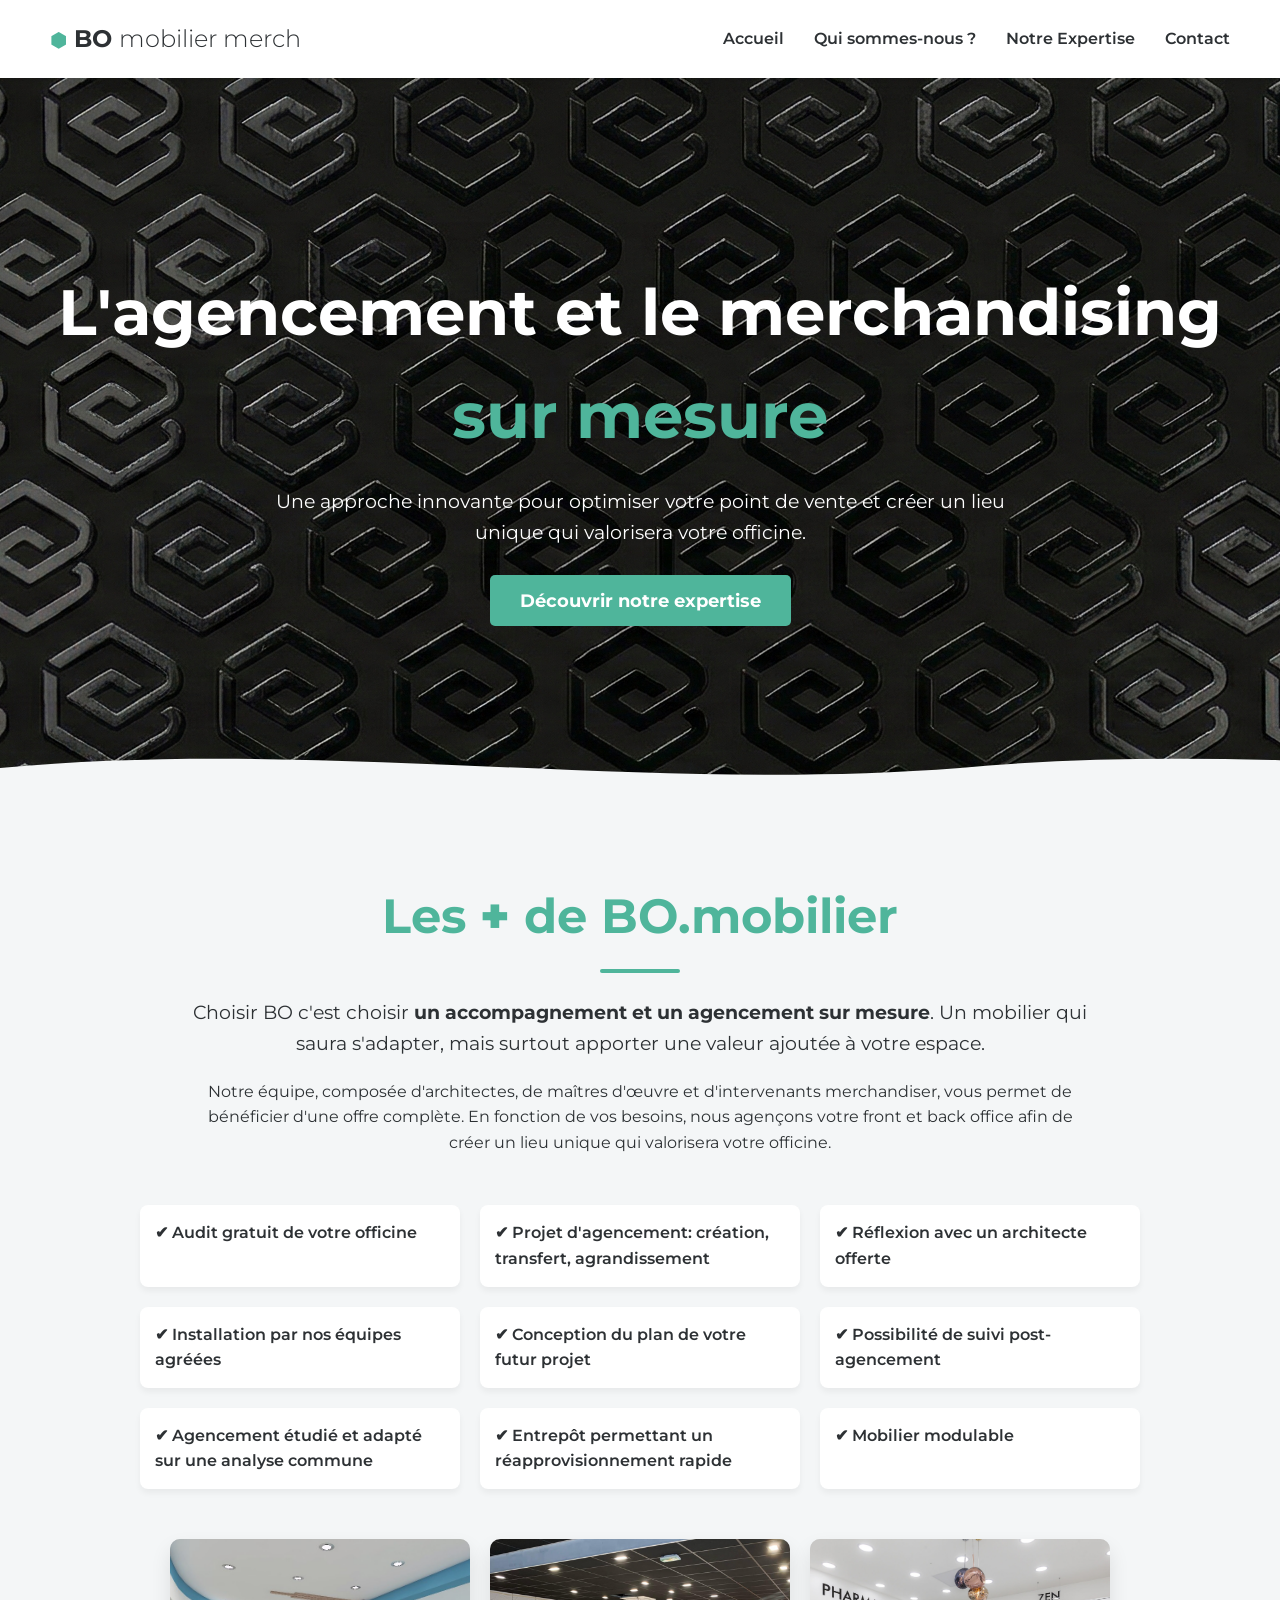
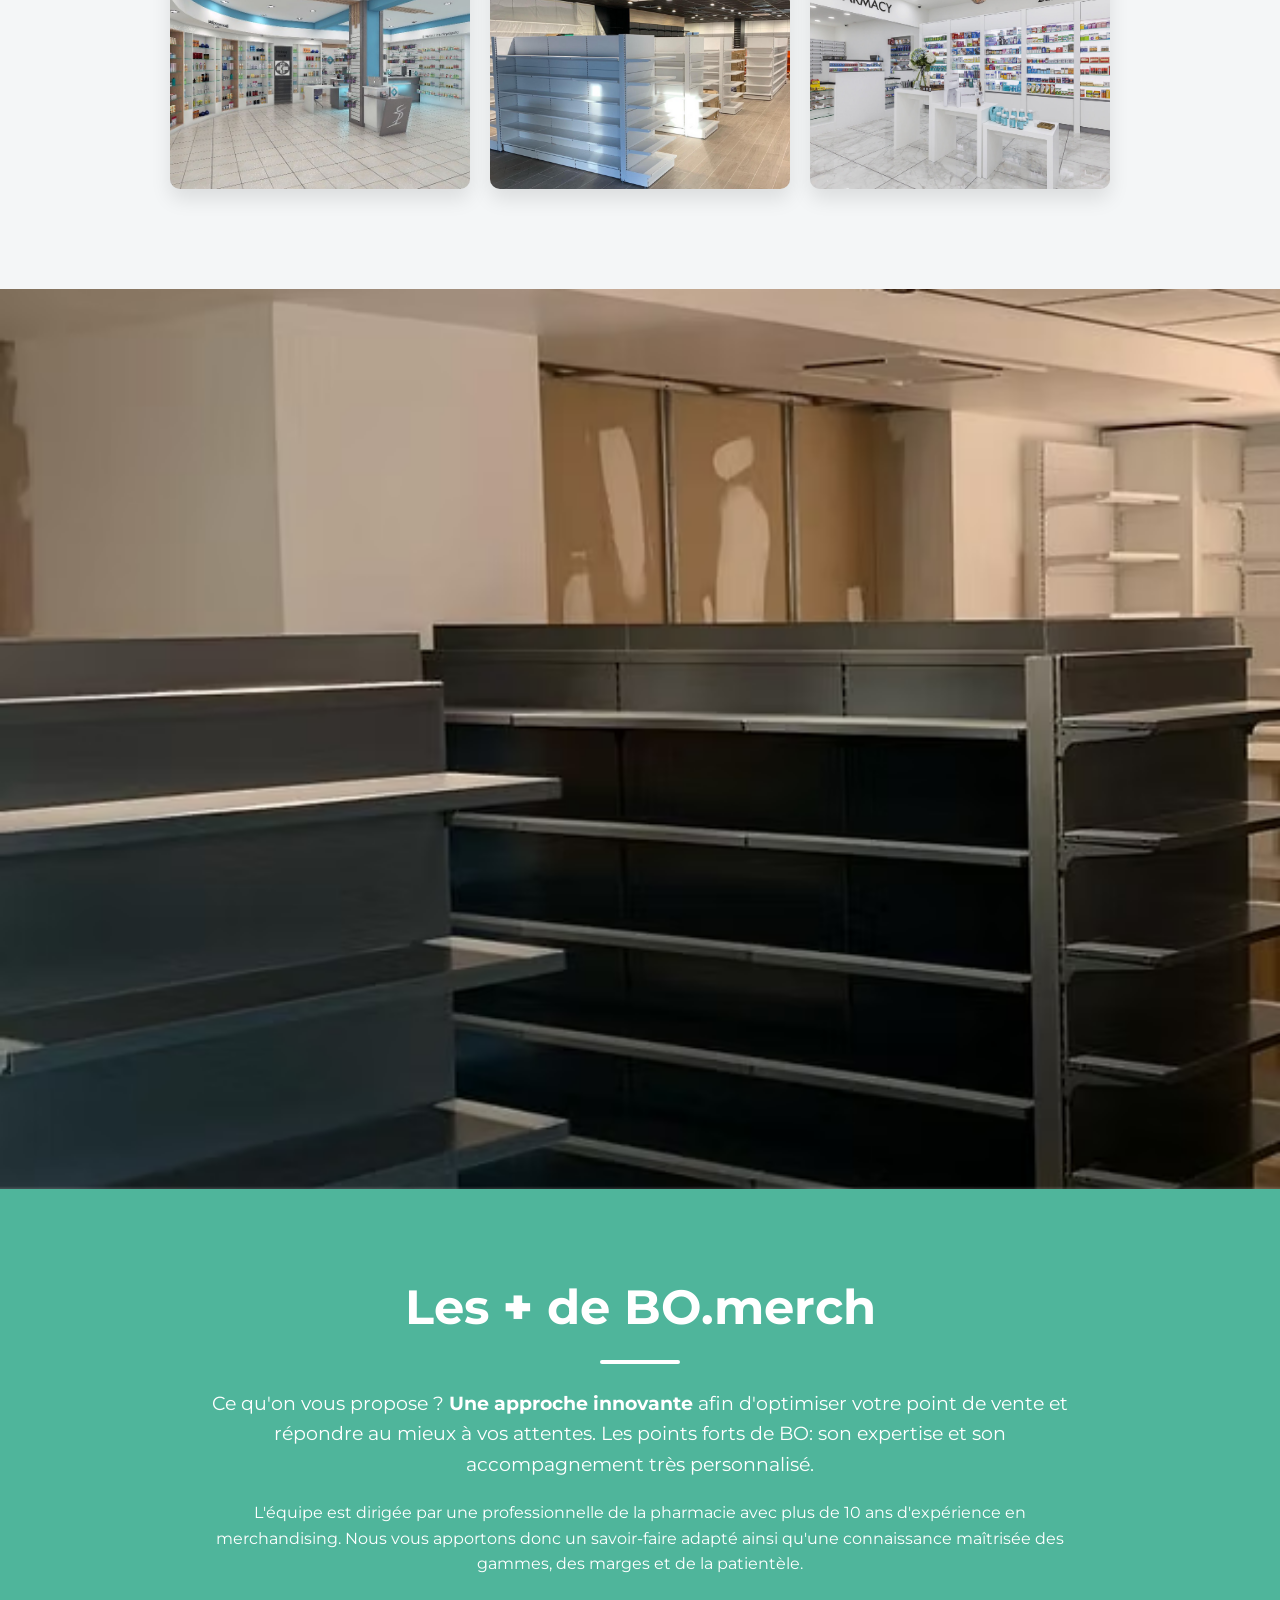
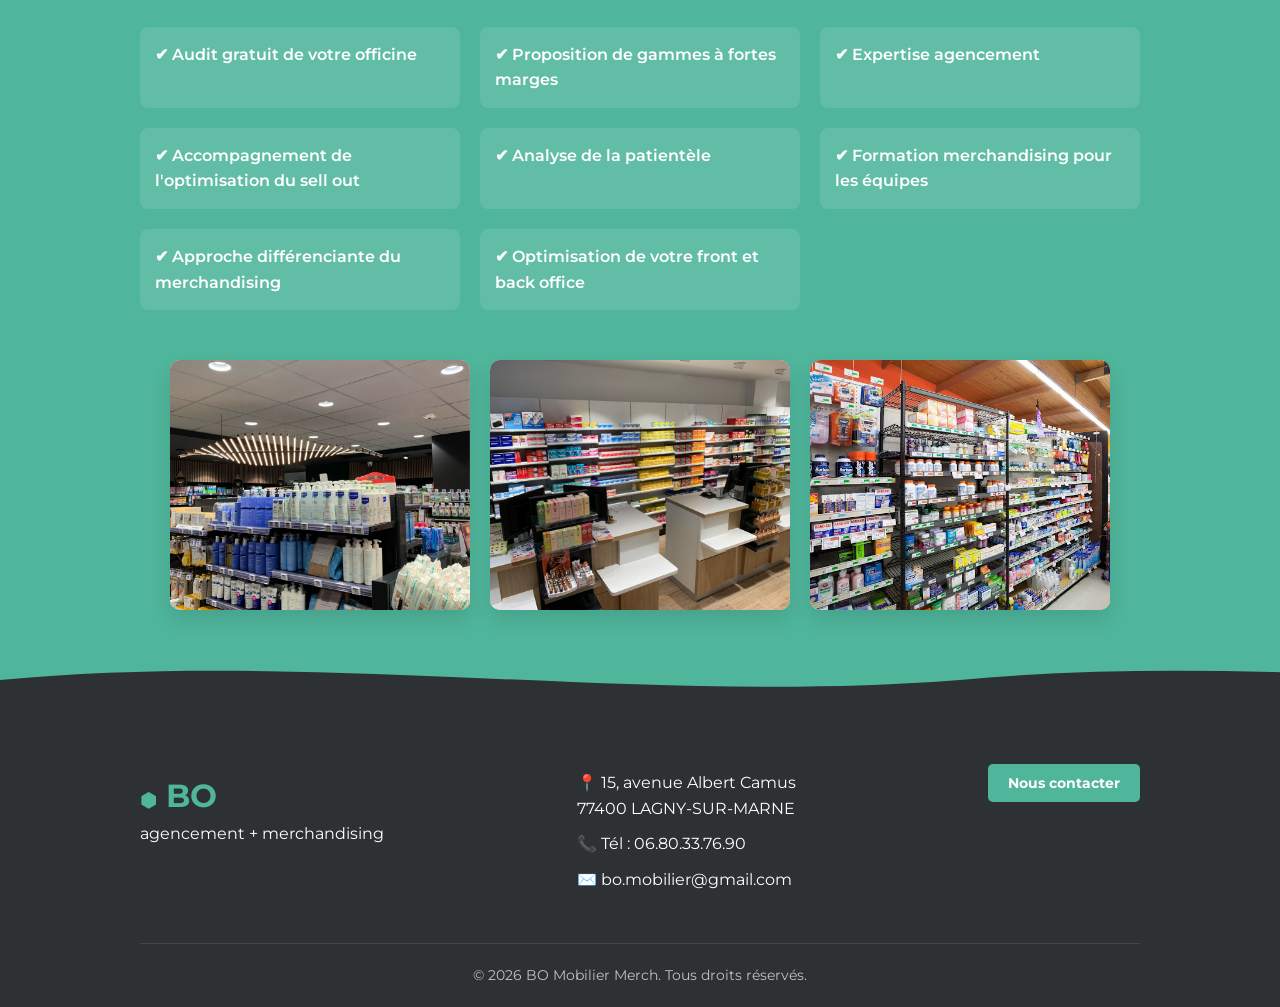
<file: index.html>
<!DOCTYPE html>
<html lang="fr">
<head>
    <meta charset="UTF-8">
    <meta name="viewport" content="width=device-width, initial-scale=1.0">
    <title>BO Mobilier Merch | Agencement & Merchandising pour Pharmacies</title>
    <link rel="stylesheet" href="style.css">
    <link href="https://fonts.googleapis.com/css2?family=Montserrat:wght@300;400;600;700;900&display=swap" rel="stylesheet">
</head>
<body>
    <div id="scroll-progress"></div>

    <nav>
        <div class="logo">
            <span class="logo-icon">⬢</span> BO <span>mobilier merch</span>
        </div>
        <ul class="nav-links">
            <li><a href="index.html">Accueil</a></li>
            <li><a href="a-propos.html">Qui sommes-nous ?</a></li>
            <li><a href="expertise.html">Notre Expertise</a></li>
            <li><a href="contact.html" >Contact</a></li>
        </ul>
    </nav>

    <header class="hero">
        <div class="hero-content">
            <h1 style="animation: fadeInUp 0.8s ease 0.2s both;">L'agencement et le merchandising <span>sur mesure</span></h1>
            <p style="animation: fadeInUp 0.8s ease 0.5s both;">Une approche innovante pour optimiser votre point de vente et créer un lieu unique qui valorisera votre officine.</p>
            <a href="#mobilier" class="btn-primary" style="animation: fadeIn 0.8s ease 0.9s both;">Découvrir notre expertise</a>
        </div>
        <div class="wave-divider">
            <svg xmlns="http://www.w3.org/2000/svg" viewBox="0 0 2880 70" preserveAspectRatio="none">
                <path fill="#f4f6f7" d="M0,40 C360,10 720,65 1080,40 C1440,10 1800,65 2160,40 C2520,10 2880,40 2880,40 L2880,70 L0,70 Z"/>
            </svg>
        </div>
    </header>

    <section id="mobilier" class="section-detail bg-light">
        <div class="container text-center">
            <h2 class="reveal">Les <span class="plus">+</span> de BO.mobilier</h2>
            <p class="intro-text reveal reveal-delay-1">Choisir BO c'est choisir <strong>un accompagnement et un agencement sur mesure</strong>. Un mobilier qui saura s'adapter, mais surtout apporter une valeur ajoutée à votre espace.</p>
            <p class="sub-text reveal reveal-delay-2">Notre équipe, composée d'architectes, de maîtres d'œuvre et d'intervenants merchandiser, vous permet de bénéficier d'une offre complète. En fonction de vos besoins, nous agençons votre front et back office afin de créer un lieu unique qui valorisera votre officine.</p>

            <div class="features-grid">
                <div class="feature-item reveal reveal-delay-1">✔ Audit gratuit de votre officine</div>
                <div class="feature-item reveal reveal-delay-2">✔ Projet d'agencement: création, transfert, agrandissement</div>
                <div class="feature-item reveal reveal-delay-3">✔ Réflexion avec un architecte offerte</div>
                <div class="feature-item reveal reveal-delay-1">✔ Installation par nos équipes agréées</div>
                <div class="feature-item reveal reveal-delay-2">✔ Conception du plan de votre futur projet</div>
                <div class="feature-item reveal reveal-delay-3">✔ Possibilité de suivi post-agencement</div>
                <div class="feature-item reveal reveal-delay-1">✔ Agencement étudié et adapté sur une analyse commune</div>
                <div class="feature-item reveal reveal-delay-2">✔ Entrepôt permettant un réapprovisionnement rapide</div>
                <div class="feature-item reveal reveal-delay-3">✔ Mobilier modulable</div>
            </div>

            <div class="image-gallery">
                <div class="img-box reveal reveal-delay-1"><img src="pharma4.png" alt="Rayonnage pharmacie"></div>
                <div class="img-box reveal reveal-delay-2"><img src="pharma2.png" alt="Installation mobilier"></div>
                <div class="img-box reveal reveal-delay-3"><img src="pharma6.jpg" alt="Pharmacie agencée"></div>
            </div>
        </div>
    </section>

    <section class="panoramic-banner" id="panoramicBanner">
        <img src="meublemouv.avif" id="panoramicImg" class="panoramic-img" alt="Transition">
    </section>

    <section id="merch" class="section-detail bg-green">
        <div class="container text-center">
            <h2 class="reveal">Les <span class="plus">+</span> de BO.merch</h2>
            <p class="intro-text reveal reveal-delay-1">Ce qu'on vous propose ? <strong>Une approche innovante</strong> afin d'optimiser votre point de vente et répondre au mieux à vos attentes. Les points forts de BO: son expertise et son accompagnement très personnalisé.</p>
            <p class="sub-text reveal reveal-delay-2">L'équipe est dirigée par une professionnelle de la pharmacie avec plus de 10 ans d'expérience en merchandising. Nous vous apportons donc un savoir-faire adapté ainsi qu'une connaissance maîtrisée des gammes, des marges et de la patientèle.</p>

            <div class="features-grid">
                <div class="feature-item reveal reveal-delay-1">✔ Audit gratuit de votre officine</div>
                <div class="feature-item reveal reveal-delay-2">✔ Proposition de gammes à fortes marges</div>
                <div class="feature-item reveal reveal-delay-3">✔ Expertise agencement</div>
                <div class="feature-item reveal reveal-delay-1">✔ Accompagnement de l'optimisation du sell out</div>
                <div class="feature-item reveal reveal-delay-2">✔ Analyse de la patientèle</div>
                <div class="feature-item reveal reveal-delay-3">✔ Formation merchandising pour les équipes</div>
                <div class="feature-item reveal reveal-delay-1">✔ Approche différenciante du merchandising</div>
                <div class="feature-item reveal reveal-delay-2">✔ Optimisation de votre front et back office</div>
            </div>

            <div class="image-gallery">
                <div class="img-box reveal reveal-delay-1"><img src="pharma1.jpeg" alt="Merchandising officine"></div>
                <div class="img-box reveal reveal-delay-2"><img src="pharma3.png" alt="Présentoirs produits"></div>
                <div class="img-box reveal reveal-delay-3"><img src="pharma5.jpg" alt="Agencement vitrine"></div>
            </div>
        </div>
        <div class="wave-divider">
            <svg xmlns="http://www.w3.org/2000/svg" viewBox="0 0 2880 70" preserveAspectRatio="none">
                <path fill="#2d3134" d="M0,40 C360,10 720,65 1080,40 C1440,10 1800,65 2160,40 C2520,10 2880,40 2880,40 L2880,70 L0,70 Z"/>
            </svg>
        </div>
    </section>

    <footer id="contact" class="bg-dark">
        <div class="footer-container">
            <div class="footer-logo">
                <h3><span class="logo-icon">⬢</span> BO</h3>
                <p>agencement + merchandising</p>
            </div>
            <div class="footer-contact">
                <p>📍 15, avenue Albert Camus<br>77400 LAGNY-SUR-MARNE</p>
                <p>📞 Tél : 06.80.33.76.90</p>
                <p>✉️ bo.mobilier@gmail.com</p>
            </div>
            <div class="footer-social">
                <a href="contact.html" class="btn-primary" style="font-size: 0.9rem; padding: 10px 20px;">Nous contacter</a>
            </div>
        </div>
        <div class="footer-bottom">
            <p>&copy; 2026 BO Mobilier Merch. Tous droits réservés.</p>
        </div>
    </footer>


    <script>
        const observer = new IntersectionObserver((entries) => {
            entries.forEach(entry => {
                if (entry.isIntersecting) {
                    entry.target.classList.add('visible');
                    observer.unobserve(entry.target);
                }
            });
        }, { threshold: 0.15 });

        document.querySelectorAll('.reveal').forEach(el => observer.observe(el));

        // Barre de progression
        const scrollProgress = document.getElementById('scroll-progress');

        // Parallaxe hero
        const hero = document.querySelector('.hero');

        window.addEventListener('scroll', () => {
            const scrollTop = window.scrollY;
            const docHeight = document.documentElement.scrollHeight - window.innerHeight;
            scrollProgress.style.width = (scrollTop / docHeight * 100) + '%';
            hero.style.backgroundPositionY = (scrollTop * 0.4) + 'px';
        }, { passive: true });

        // Panoramique gauche → droite au scroll
        const panoramicImg = document.getElementById('panoramicImg');
        const panoramicSection = document.getElementById('panoramicBanner');

        window.addEventListener('scroll', () => {
            const rect = panoramicSection.getBoundingClientRect();
            const total = window.innerHeight + panoramicSection.offsetHeight;
            const current = window.innerHeight - rect.top;
            const progress = Math.max(0, Math.min(1, current / total));
            // L'image fait 160vw, le conteneur 100vw → overflow de 60vw
            panoramicImg.style.transform = `translateX(${-progress * 60}vw)`;
        }, { passive: true });
    </script>
</body>
</html>
</file>
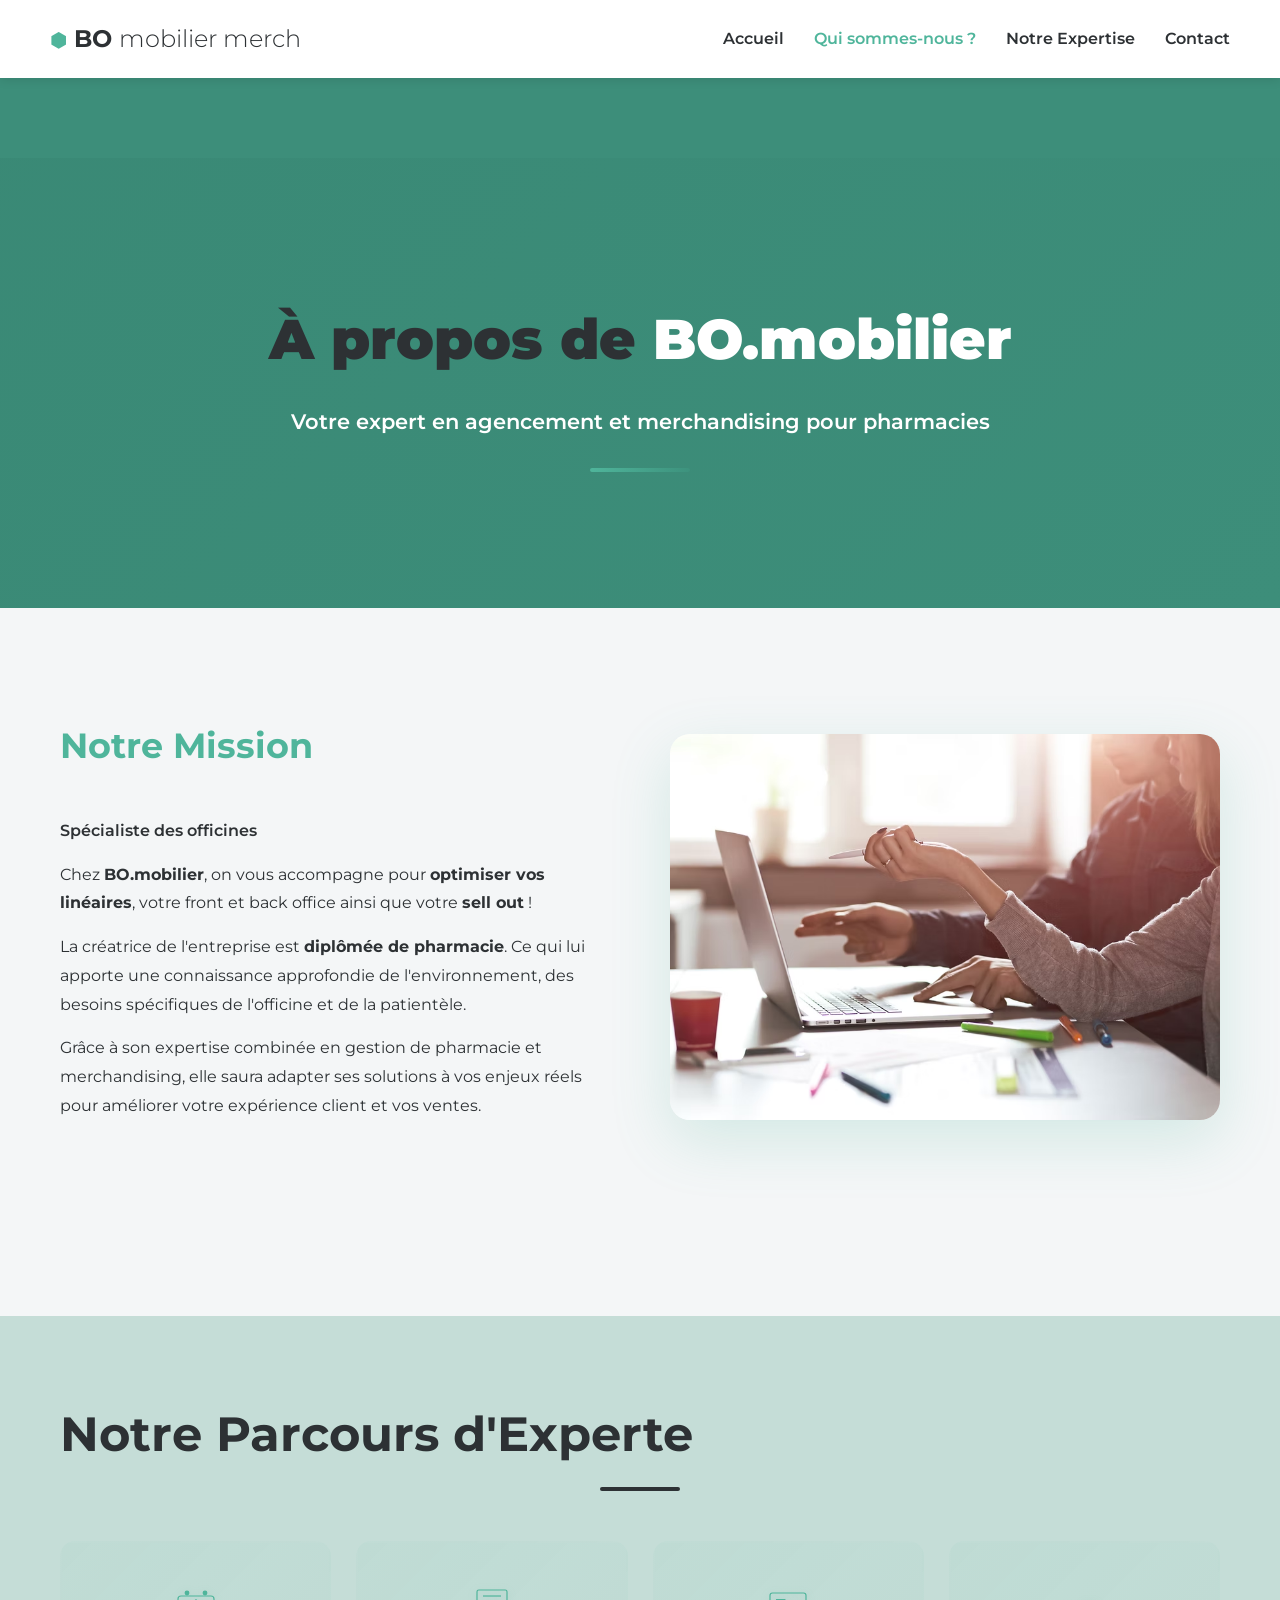
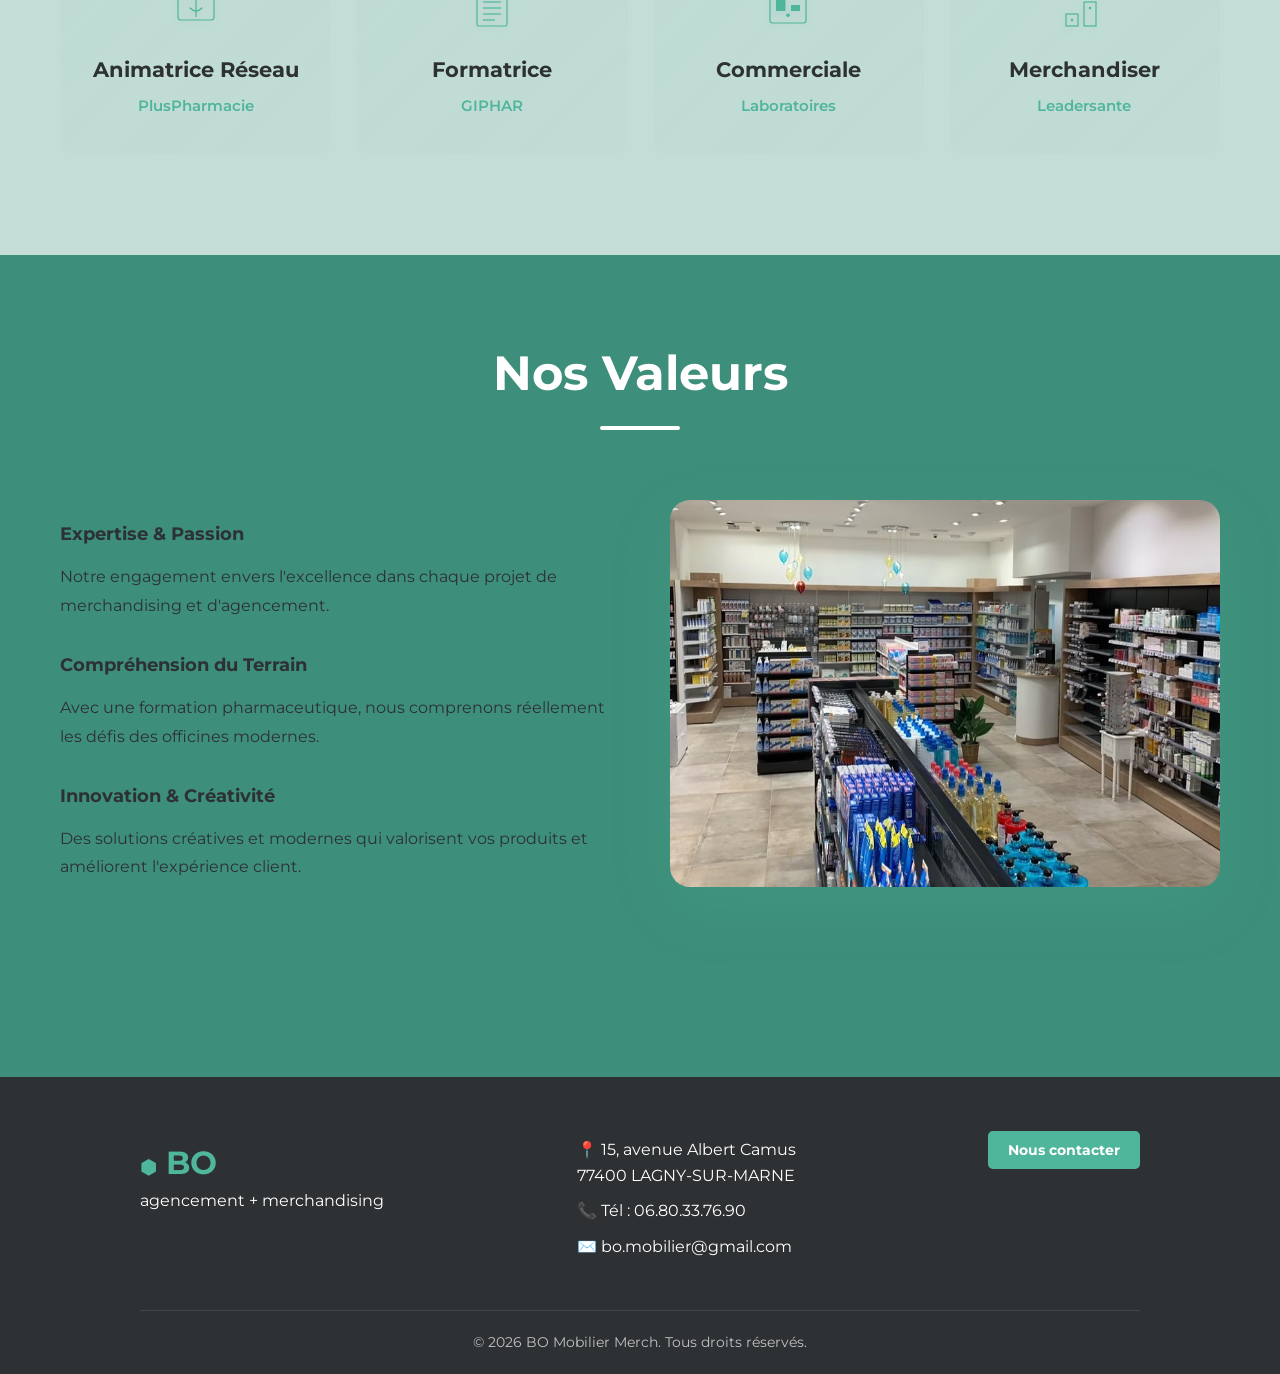
<file: a-propos.html>
<!DOCTYPE html>
<html lang="fr">
<head>
    <meta charset="UTF-8">
    <meta name="viewport" content="width=device-width, initial-scale=1.0">
    <title>À Propos | BO Mobilier Merch</title>
    <link rel="stylesheet" href="style.css">
    <link href="https://fonts.googleapis.com/css2?family=Montserrat:wght@300;400;600;700;900&display=swap" rel="stylesheet">
    <style>
        /* --- ANIMATIONS SPÉCIFIQUES À PROPOS --- */
        @keyframes slideInLeft {
            from { opacity: 0; transform: translateX(-50px); }
            to { opacity: 1; transform: translateX(0); }
        }

        @keyframes slideInRight {
            from { opacity: 0; transform: translateX(50px); }
            to { opacity: 1; transform: translateX(0); }
        }

        @keyframes scaleIn {
            from { opacity: 0; transform: scale(0.95); }
            to { opacity: 1; transform: scale(1); }
        }

        @keyframes float {
            0%, 100% { transform: translateY(0px); }
            50% { transform: translateY(-10px); }
        }

        /* --- HERO SECTION APROPOS --- */
        .hero-section-apropos {
            min-height: 50vh;
            display: flex;
            align-items: center;
            justify-content: center;
            text-align: center;
            background: linear-gradient(135deg, rgba(21, 82, 67, 0.08) 0%, rgba(61, 142, 122, 0.05) 100%);
            padding: 60px 20px;
            position: relative;
            overflow: hidden;
            margin-top: 80px;
        }

        .hero-section-apropos h1 {
            font-size: 3.5rem;
            margin-bottom: 20px;
            color: var(--gris-bo);
            font-weight: 900;
        }

        .hero-section-apropos .intro-text {
            font-size: 1.3rem;
            color: white;
            font-weight: 600;
            max-width: 700px;
            margin: 0 auto 30px;
        }

        .hero-accent {
            width: 100px;
            height: 4px;
            background: linear-gradient(90deg, var(--vert-bo), var(--vert-bo-fonce));
            margin: 0 auto;
            border-radius: 2px;
            animation: scaleIn 0.8s ease 0.3s both;
        }

        /* --- SPLIT CONTENT --- */
        .split-content {
            display: grid;
            grid-template-columns: 1fr 1fr;
            gap: 60px;
            align-items: center;
            margin-bottom: 80px;
        }

        @media (max-width: 768px) {
            .split-content {
                grid-template-columns: 1fr;
                gap: 40px;
            }
        }

        .text-side {
            animation: slideInLeft 0.8s ease;
        }

        .image-side {
            animation: slideInRight 0.8s ease;
        }

        .slide-in-left {
            animation: slideInLeft 0.8s ease both;
        }

        .slide-in-right {
            animation: slideInRight 0.8s ease both;
            animation-delay: 0.2s;
        }

        .text-side h2 {
            font-size: 2.2rem;
            color: var(--vert-bo);
            margin-bottom: 15px;
            font-weight: 700;
        }

        .text-side h3 {
            font-size: 1.1rem;
            color: var(--gris-bo);
            margin-top: 30px;
            margin-bottom: 15px;
            font-weight: 700;
        }

        .text-side p {
            font-size: 1rem;
            color: var(--gris-bo);
            line-height: 1.8;
            margin-bottom: 15px;
        }

        .highlight-text {
            color: var(--vert-bo);
            font-size: 1.2rem;
            font-weight: 600;
        }

        /* --- IMAGE CONTAINER --- */
        .img-container {
            border-radius: 20px;
            overflow: hidden;
            box-shadow: 0 20px 60px rgba(79, 181, 155, 0.2);
            transition: all 0.4s ease;
        }

        .img-container:hover {
            transform: translateY(-10px);
            box-shadow: 0 30px 80px rgba(79, 181, 155, 0.3);
        }

        .img-container img {
            width: 100%;
            height: auto;
            display: block;
            transition: transform 0.5s ease;
        }

        .img-container:hover img {
            transform: scale(1.05);
        }

        /* --- EXPERIENCE GRID --- */
        .experience-grid {
            display: grid;
            grid-template-columns: repeat(auto-fit, minmax(250px, 1fr));
            gap: 25px;
            margin-top: 50px;
        }

        .exp-card {
            background: linear-gradient(135deg, rgba(79, 181, 155, 0.05) 0%, rgba(61, 142, 122, 0.02) 100%);
            border: 2px solid transparent;
            border-radius: 15px;
            padding: 35px 25px;
            text-align: center;
            transition: all 0.4s cubic-bezier(0.175, 0.885, 0.32, 1.275);
            position: relative;
            overflow: hidden;
        }

        .exp-card::before {
            content: '';
            position: absolute;
            top: 0;
            left: 0;
            width: 100%;
            height: 100%;
            background: linear-gradient(135deg, rgba(79, 181, 155, 0.1) 0%, rgba(61, 142, 122, 0.05) 100%);
            opacity: 0;
            transition: opacity 0.3s ease;
            z-index: -1;
        }

        .exp-card:hover {
            transform: translateY(-12px) scale(1.02);
            border-color: var(--vert-bo);
            box-shadow: 0 15px 40px rgba(79, 181, 155, 0.2);
        }

        .exp-card:hover::before {
            opacity: 1;
        }

        .exp-icon {
            font-size: 3rem;
            margin-bottom: 15px;
            animation: float 3s ease-in-out infinite;
        }

        .icon-svg {
            width: 60px;
            height: 60px;
            margin: 0 auto;
            display: block;
            filter: drop-shadow(0 2px 4px rgba(79, 181, 155, 0.2));
            transition: all 0.3s ease;
        }

        .exp-card:hover .icon-svg {
            filter: drop-shadow(0 4px 8px rgba(79, 181, 155, 0.4));
            transform: scale(1.15);
        }

        .exp-card:nth-child(2) .exp-icon { animation-delay: 0.5s; }
        .exp-card:nth-child(3) .exp-icon { animation-delay: 1s; }
        .exp-card:nth-child(4) .exp-icon { animation-delay: 1.5s; }

        .exp-card h3 {
            font-size: 1.3rem;
            color: var(--gris-bo);
            margin-bottom: 8px;
            font-weight: 700;
        }

        .exp-card p {
            color: var(--vert-bo);
            font-size: 0.95rem;
            font-weight: 600;
        }

        /* --- SECTION BG-WHITE --- */
        .bg-white {
            background-color: var(--blanc);
            padding: 80px 0;
        }

        .bg-white h2 {
            font-size: 2.5rem;
            color: var(--vert-bo);
            text-align: center;
            margin-bottom: 60px;
            font-weight: 900;
        }

        /* --- ANIMATIONS DE DÉFILEMENT --- */
        .fade-in-down {
            animation: fadeInDown 0.8s ease both;
        }

        .fade-in-up {
            animation: fadeInUp 0.8s ease both;
        }
    </style>
</head>
<body class="bg-lightAPROPOS">
    <nav>
        <div class="logo">
            <span class="logo-icon">⬢</span> BO <span>mobilier merch</span>
        </div>
        <ul class="nav-links">
            <li><a href="index.html">Accueil</a></li>
            <li><a href="a-propos.html" style="color:var(--vert-bo)">Qui sommes-nous ?</a></li>
            <li><a href="expertise.html">Notre Expertise</a></li>
            <li><a href="contact.html">Contact</a></li>
        </ul>
    </nav>

    <!-- HERO SECTION -->
    <section class="hero-section-apropos">
        <div class="container">
            <h1 class="reveal fade-in-down">À propos de <span style="color: white;">BO.mobilier</span></h1>
            <p class="intro-text reveal fade-in-up" style="animation-delay: 0.2s;">Votre expert en agencement et merchandising pour pharmacies</p>
            <div class="hero-accent"></div>
        </div>
    </section>

    <!-- SECTION PRÉSENTATION PRINCIPALE -->
    <section class="section-detail bg-light">
        <div class="container">
            <div class="split-content">
                <div class="text-side reveal slide-in-left">
                    <h2>Notre Mission</h2>
                    <p class="highlight-text">Spécialiste des officines</p>
                    <p>Chez <strong>BO.mobilier</strong>, on vous accompagne pour <strong>optimiser vos linéaires</strong>, votre front et back office ainsi que votre <strong>sell out</strong> !</p>
                    
                    <p>La créatrice de l'entreprise est <strong>diplômée de pharmacie</strong>. Ce qui lui apporte une connaissance approfondie de l'environnement, des besoins spécifiques de l'officine et de la patientèle.</p>
                    
                    <p>Grâce à son expertise combinée en gestion de pharmacie et merchandising, elle saura adapter ses solutions à vos enjeux réels pour améliorer votre expérience client et vos ventes.</p>
                </div>
                <div class="image-side reveal slide-in-right">
                    <div class="img-container">
                        <img src="nv3.avif" alt="Expertise Pharmacie">
                    </div>
                </div>
            </div>
        </div>
    </section>

    <!-- SECTION EXPÉRIENCE -->
    <section class="section-detail bg-custom-geometry">
        <div class="container">
            <h2 class="reveal">Notre Parcours d'Experte</h2>
            <div class="experience-grid">
                <div class="exp-card reveal reveal-delay-1">
                    <div class="exp-icon">
                        <svg viewBox="0 0 100 100" xmlns="http://www.w3.org/2000/svg" class="icon-svg">
                            <rect x="20" y="30" width="60" height="40" fill="none" stroke="var(--vert-bo)" stroke-width="2" rx="5"/>
                            <circle cx="35" cy="25" r="4" fill="var(--vert-bo)"/>
                            <circle cx="65" cy="25" r="4" fill="var(--vert-bo)"/>
                            <path d="M 40 50 Q 50 60 60 50" fill="none" stroke="var(--vert-bo)" stroke-width="2" stroke-linecap="round"/>
                            <line x1="50" y1="35" x2="50" y2="65" stroke="var(--vert-bo)" stroke-width="2"/>
                        </svg>
                    </div>
                    <h3>Animatrice Réseau</h3>
                    <p>PlusPharmacie</p>
                </div>
                <div class="exp-card reveal reveal-delay-2">
                    <div class="exp-icon">
                        <svg viewBox="0 0 100 100" xmlns="http://www.w3.org/2000/svg" class="icon-svg">
                            <rect x="25" y="20" width="50" height="60" fill="none" stroke="var(--vert-bo)" stroke-width="2" rx="3"/>
                            <line x1="35" y1="30" x2="65" y2="30" stroke="var(--vert-bo)" stroke-width="2"/>
                            <line x1="35" y1="40" x2="65" y2="40" stroke="var(--vert-bo)" stroke-width="2"/>
                            <line x1="35" y1="50" x2="65" y2="50" stroke="var(--vert-bo)" stroke-width="2"/>
                            <line x1="35" y1="60" x2="65" y2="60" stroke="var(--vert-bo)" stroke-width="2"/>
                            <line x1="35" y1="70" x2="55" y2="70" stroke="var(--vert-bo)" stroke-width="2"/>
                        </svg>
                    </div>
                    <h3>Formatrice</h3>
                    <p>GIPHAR</p>
                </div>
                <div class="exp-card reveal reveal-delay-3">
                    <div class="exp-icon">
                        <svg viewBox="0 0 100 100" xmlns="http://www.w3.org/2000/svg" class="icon-svg">
                            <rect x="20" y="25" width="60" height="50" fill="none" stroke="var(--vert-bo)" stroke-width="2" rx="4"/>
                            <rect x="30" y="35" width="15" height="20" fill="var(--vert-bo)"/>
                            <rect x="55" y="45" width="15" height="10" fill="var(--vert-bo)"/>
                            <line x1="45" y1="35" x2="45" y2="55" stroke="var(--vert-bo)" stroke-width="1.5"/>
                            <circle cx="50" cy="62" r="3" fill="var(--vert-bo)"/>
                        </svg>
                    </div>
                    <h3>Commerciale</h3>
                    <p>Laboratoires</p>
                </div>
                <div class="exp-card reveal reveal-delay-4">
                    <div class="exp-icon">
                        <svg viewBox="0 0 100 100" xmlns="http://www.w3.org/2000/svg" class="icon-svg">
                            <rect x="20" y="60" width="20" height="20" fill="none" stroke="var(--vert-bo)" stroke-width="2"/>
                            <rect x="50" y="40" width="20" height="40" fill="none" stroke="var(--vert-bo)" stroke-width="2"/>
                            <rect x="80" y="20" width="0" height="60" fill="none" stroke="var(--vert-bo)" stroke-width="2"/>
                            <circle cx="30" cy="70" r="2" fill="var(--vert-bo)"/>
                            <circle cx="60" cy="50" r="2" fill="var(--vert-bo)"/>
                        </svg>
                    </div>
                    <h3>Merchandiser</h3>
                    <p>Leadersante</p>
                </div>
            </div>
        </div>
    </section>

    <!-- SECTION VALEURS -->
    <section class="section-detail bg-lightAPROPOS">
        <div class="container">
            <h2 class="reveal" style="text-align: center; margin-bottom: 60px; color: var(--blanc);">Nos Valeurs</h2>
            <div class="split-content">
                <div class="text-side reveal slide-in-left">
                    <h3>Expertise & Passion</h3>
                    <p>Notre engagement envers l'excellence dans chaque projet de merchandising et d'agencement.</p>
                    
                    <h3>Compréhension du Terrain</h3>
                    <p>Avec une formation pharmaceutique, nous comprenons réellement les défis des officines modernes.</p>
                    
                    <h3>Innovation & Créativité</h3>
                    <p>Des solutions créatives et modernes qui valorisent vos produits et améliorent l'expérience client.</p>
                </div>
                <div class="image-side reveal slide-in-right">
                    <div class="img-container">
                        <img src="nv2.avif" alt="Nos valeurs">
                    </div>
                </div>
            </div>
        </div>
    </section>

    <footer id="contact" class="bg-dark">
        <div class="footer-container">
            <div class="footer-logo">
                <h3><span class="logo-icon">⬢</span> BO</h3>
                <p>agencement + merchandising</p>
            </div>
            <div class="footer-contact">
                <p>📍 15, avenue Albert Camus<br>77400 LAGNY-SUR-MARNE</p>
                <p>📞 Tél : 06.80.33.76.90</p>
                <p>✉️ bo.mobilier@gmail.com</p>
            </div>
            <div class="footer-social">
                <a href="contact.html" class="btn-primary" style="font-size: 0.9rem; padding: 10px 20px;">Nous contacter</a>
            </div>
        </div>
        <div class="footer-bottom">
            <p>&copy; 2026 BO Mobilier Merch. Tous droits réservés.</p>
        </div>
    </footer>

    <script>
        // Scroll progress bar
        const scrollProgress = () => {
            const scrollTop = window.scrollY;
            const docHeight = document.documentElement.scrollHeight - window.innerHeight;
            const scrolled = (scrollTop / docHeight) * 100;
            const progressBar = document.getElementById('scroll-progress');
            if (progressBar) progressBar.style.width = scrolled + '%';
        };

        window.addEventListener('scroll', scrollProgress);

        // Scroll reveal animations
        const observer = new IntersectionObserver((entries) => {
            entries.forEach(entry => {
                if (entry.isIntersecting) {
                    entry.target.classList.add('visible');
                }
            });
        }, { threshold: 0.1 });

        document.querySelectorAll('.reveal').forEach(el => observer.observe(el));

        // Animate on page load
        window.addEventListener('load', () => {
            document.querySelectorAll('.fade-in-down, .fade-in-up').forEach((el, index) => {
                el.style.opacity = '0';
                setTimeout(() => {
                    el.style.opacity = '1';
                }, index * 100);
            });
        });
    </script>
</body>
</html>
</file>
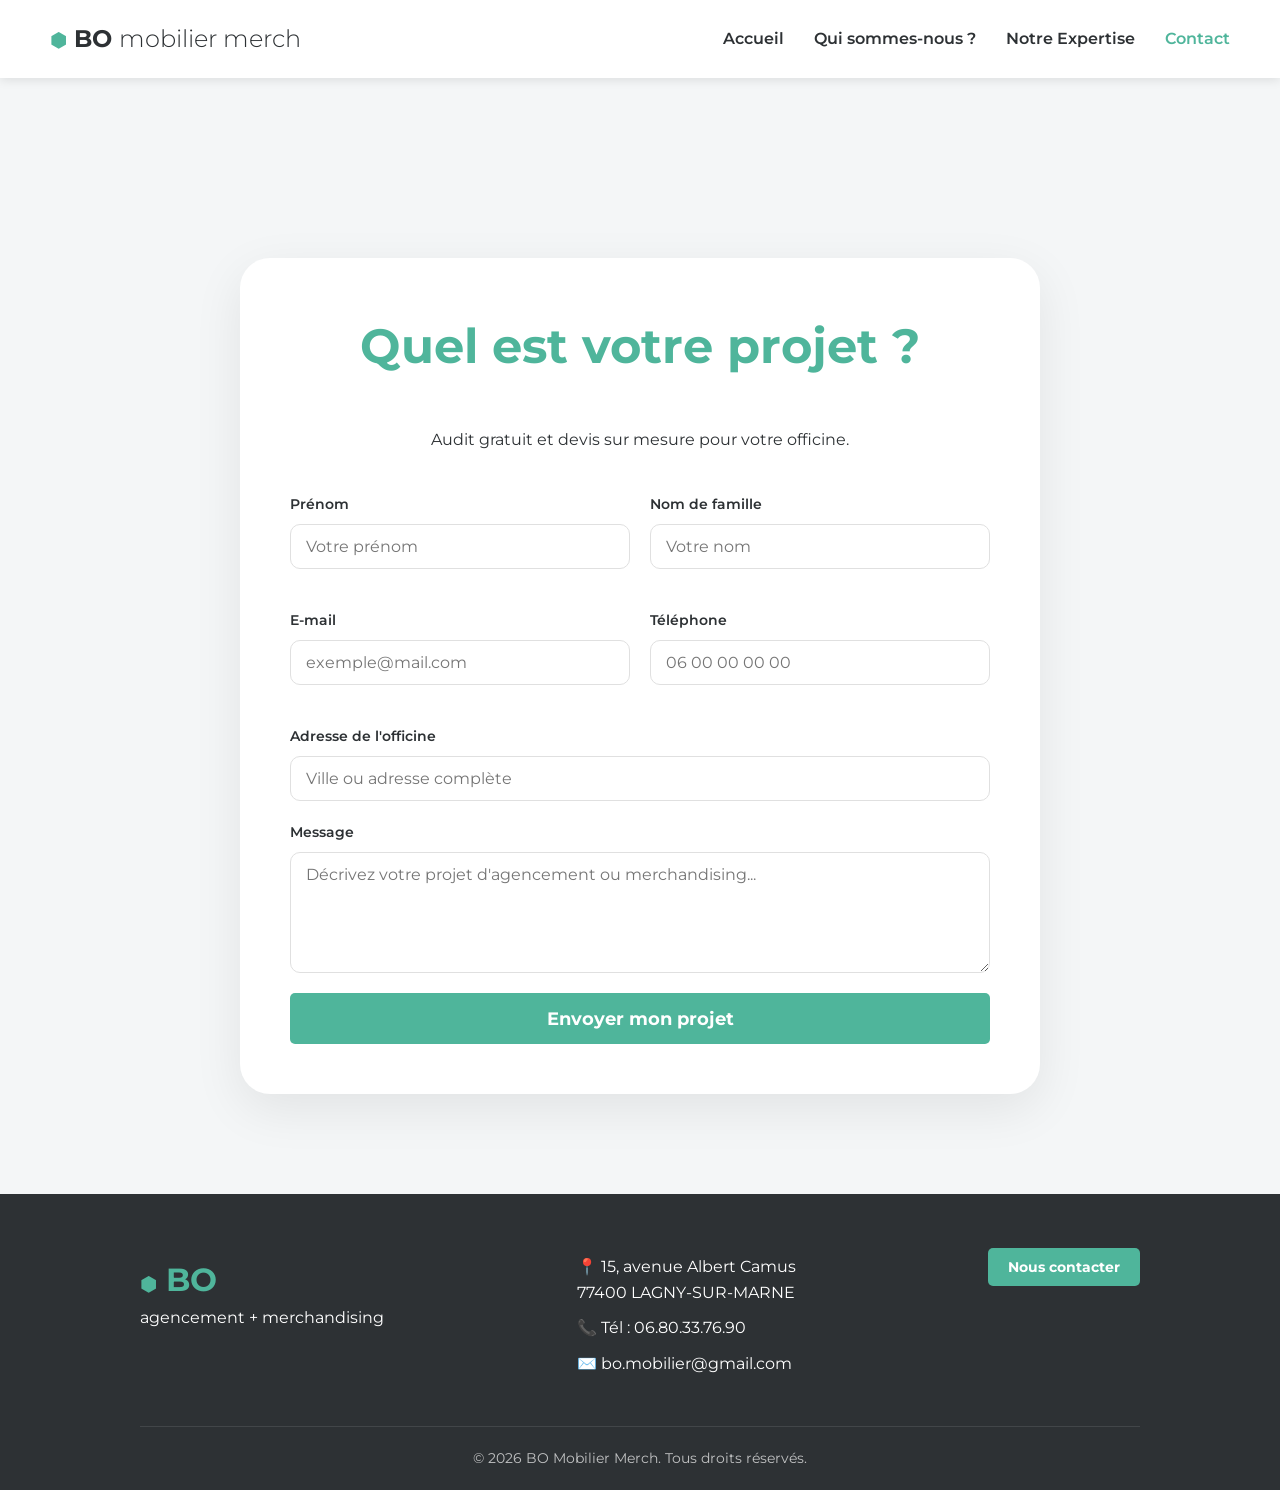
<file: contact.html>
<!DOCTYPE html>
<html lang="fr">
<head>
    <meta charset="UTF-8">
    <meta name="viewport" content="width=device-width, initial-scale=1.0">
    <title>Contact | BO Mobilier Merch</title>
    <link rel="stylesheet" href="style.css">
    <link href="https://fonts.googleapis.com/css2?family=Montserrat:wght@300;400;600;700;900&display=swap" rel="stylesheet">
</head>
<body class="bg-light">

    <nav>
        <div class="logo">
            <span class="logo-icon">⬢</span> BO <span>mobilier merch</span>
        </div>
        <ul class="nav-links">
            <li><a href="index.html">Accueil</a></li>
            <li><a href="a-propos.html">Qui sommes-nous ?</a></li>
            <li><a href="expertise.html">Notre Expertise</a></li>
            <li><a href="contact.html" style="color:var(--vert-bo)">Contact</a></li>
        </ul>
    </nav>

    <section class="section-detail" style="margin-top:100px">
        <div class="container">
            <div class="contact-wrapper reveal">
                <div class="contact-header">
                    <h2>Quel est votre <span>projet ?</span></h2>
                    <p>Audit gratuit et devis sur mesure pour votre officine.</p>
                </div>

                <form class="contact-form" action="https://formspree.io/f/mqenoerv" method="POST">
                    <input type="hidden" name="_next" value="index.html">

                    <div class="form-row">
                        <div class="form-group">
                            <label>Prénom</label>
                            <input type="text" name="prenom" placeholder="Votre prénom">
                        </div>
                        <div class="form-group">
                            <label>Nom de famille</label>
                            <input type="text" name="nom" required placeholder="Votre nom">
                        </div>
                    </div>

                    <div class="form-row">
                        <div class="form-group">
                            <label>E-mail</label>
                            <input type="email" name="email" required placeholder="exemple@mail.com">
                        </div>
                        <div class="form-group">
                            <label>Téléphone</label>
                            <input type="tel" name="phone" required placeholder="06 00 00 00 00">
                        </div>
                    </div>

                    <div class="form-group">
                        <label>Adresse de l'officine</label>
                        <input type="text" name="adresse" placeholder="Ville ou adresse complète">
                    </div>

                    <div class="form-group">
                        <label>Message</label>
                        <textarea name="message" required placeholder="Décrivez votre projet d'agencement ou merchandising..." rows="5"></textarea>
                    </div>

                    <button type="submit" class="btn-primary" style="width: 100%; border: none; cursor: pointer; font-size: 1.1rem;">Envoyer mon projet</button>
                </form>
            </div>
        </div>
    </section>


    <footer id="contact" class="bg-dark">
        <div class="footer-container">
            <div class="footer-logo">
                <h3><span class="logo-icon">⬢</span> BO</h3>
                <p>agencement + merchandising</p>
            </div>
            <div class="footer-contact">
                <p>📍 15, avenue Albert Camus<br>77400 LAGNY-SUR-MARNE</p>
                <p>📞 Tél : 06.80.33.76.90</p>
                <p>✉️ bo.mobilier@gmail.com</p>
            </div>
            <div class="footer-social">
                <a href="contact.html" class="btn-primary" style="font-size: 0.9rem; padding: 10px 20px;">Nous contacter</a>
            </div>
        </div>
        <div class="footer-bottom">
            <p>&copy; 2026 BO Mobilier Merch. Tous droits réservés.</p>
        </div>
    </footer>

    <script>
        const observer = new IntersectionObserver((entries) => {
            entries.forEach(entry => {
                if (entry.isIntersecting) {
                    entry.target.classList.add('visible');
                }
            });
        }, { threshold: 0.1 });
        document.querySelectorAll('.reveal').forEach(el => observer.observe(el));
    </script>
</body>
</html>
</file>
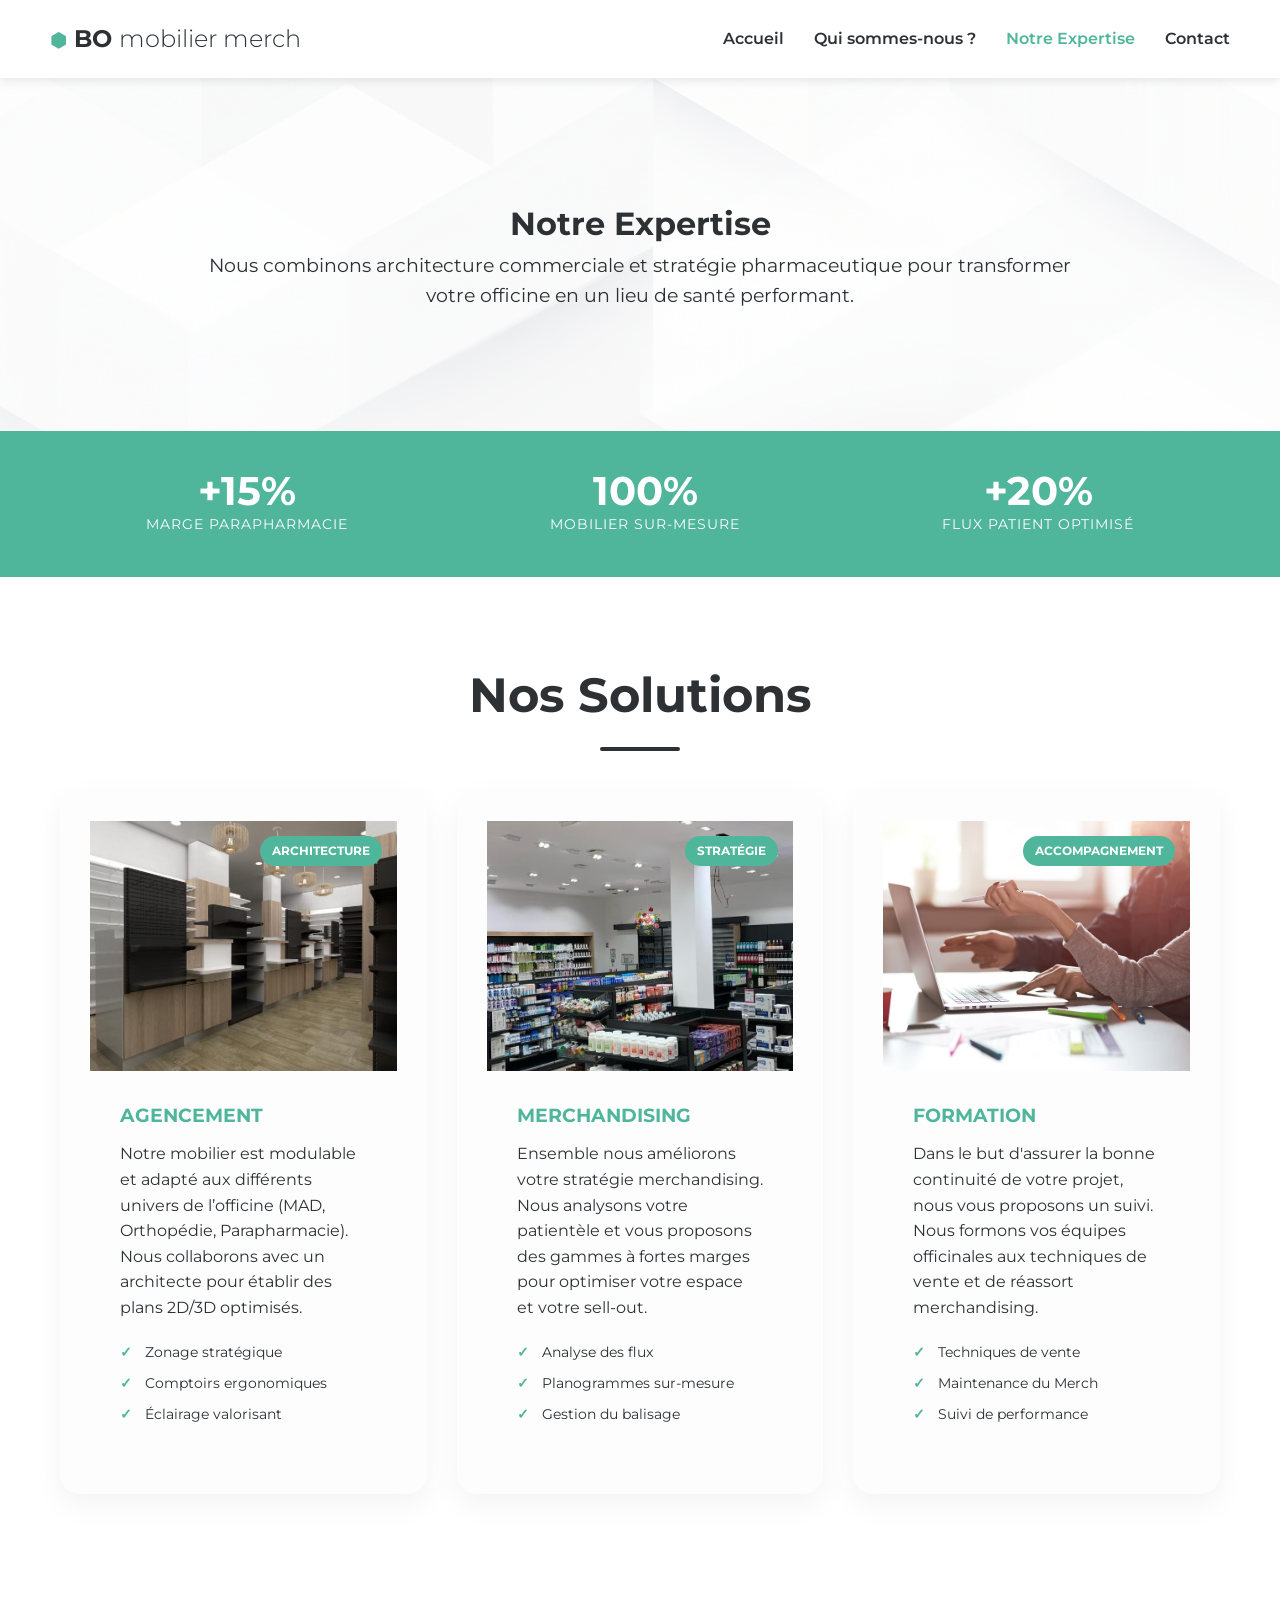
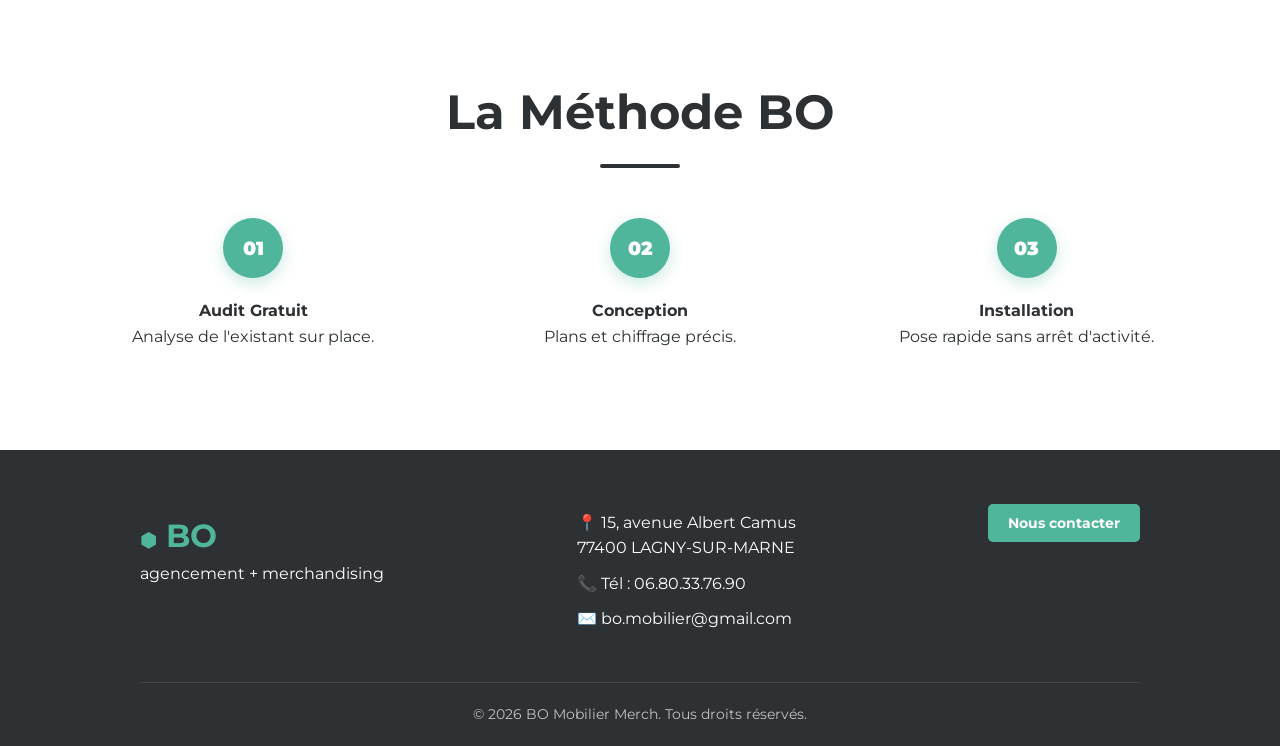
<file: expertise.html>
<!DOCTYPE html>
<html lang="fr">
<head>
    <meta charset="UTF-8">
    <meta name="viewport" content="width=device-width, initial-scale=1.0">
    <title>Expertise | BO Mobilier Merch</title>
    <link rel="stylesheet" href="style.css">
    <link href="https://fonts.googleapis.com/css2?family=Montserrat:wght@300;400;600;700;900&display=swap" rel="stylesheet">
</head>
<body class="bg-white">
    <div id="scroll-progress"></div>

    <nav>
        <div class="logo"><span class="logo-icon">⬢</span> BO <span>mobilier merch</span></div>
        <ul class="nav-links">
            <li><a href="index.html">Accueil</a></li>
            <li><a href="a-propos.html">Qui sommes-nous ?</a></li>
            <li><a href="expertise.html" style="color:var(--vert-bo)">Notre Expertise</a></li>
            <li><a href="contact.html">Contact</a></li>
        </ul>
    </nav>

    <header class="section-detail bg-custom-geometry text-center" style="padding-top: 120px;">
        <div class="container">
            <h1 class="reveal">Notre <span>Expertise</span></h1>
            <p class="intro-text reveal reveal-delay-1">Nous combinons architecture commerciale et stratégie pharmaceutique pour transformer votre officine en un lieu de santé performant.</p>
        </div>
    </header>

    <section class="stats-bar bg-green">
        <div class="container stats-grid-mini">
            <div class="stat-item reveal"><strong>+15%</strong><span>Marge parapharmacie</span></div>
            <div class="stat-item reveal reveal-delay-1"><strong>100%</strong><span>Mobilier sur-mesure</span></div>
            <div class="stat-item reveal reveal-delay-2"><strong>+20%</strong><span>Flux patient optimisé</span></div>
        </div>
    </section>

    <section class="section-detail">
        <div class="container">
            <h2 class="text-center reveal">Nos <span>Solutions</span></h2>
            <div class="steps-grid">
                <div class="step-card reveal">
                    <div class="card-image">
                        <img src="nv1.avif" alt="Agencement">
                        <div class="badge">Architecture</div>
                    </div>
                    <div class="card-body">
                        <h3>AGENCEMENT</h3>
                        <p>Notre mobilier est modulable et adapté aux différents univers de l’officine (MAD, Orthopédie, Parapharmacie). Nous collaborons avec un architecte pour établir des plans 2D/3D optimisés.</p>
                        <ul class="check-list">
                            <li>Zonage stratégique</li>
                            <li>Comptoirs ergonomiques</li>
                            <li>Éclairage valorisant</li>
                        </ul>
                    </div>
                </div>

                <div class="step-card reveal reveal-delay-1">
                    <div class="card-image">
                        <img src="NV5.avif" alt="Merchandising">
                        <div class="badge">Stratégie</div>
                    </div>
                    <div class="card-body">
                        <h3>MERCHANDISING</h3>
                        <p>Ensemble nous améliorons votre stratégie merchandising. Nous analysons votre patientèle et vous proposons des gammes à fortes marges pour optimiser votre espace et votre sell-out.</p>
                        <ul class="check-list">
                            <li>Analyse des flux</li>
                            <li>Planogrammes sur-mesure</li>
                            <li>Gestion du balisage</li>
                        </ul>
                    </div>
                </div>

                <div class="step-card reveal reveal-delay-2">
                    <div class="card-image">
                        <img src="nv3.avif" alt="Formation">
                        <div class="badge">Accompagnement</div>
                    </div>
                    <div class="card-body">
                        <h3>FORMATION</h3>
                        <p>Dans le but d'assurer la bonne continuité de votre projet, nous vous proposons un suivi. Nous formons vos équipes officinales aux techniques de vente et de réassort merchandising.</p>
                        <ul class="check-list">
                            <li>Techniques de vente</li>
                            <li>Maintenance du Merch</li>
                            <li>Suivi de performance</li>
                        </ul>
                    </div>
                </div>
            </div>
        </div>
    </section>

    <section class="section-detail bg-custom-geometry">
        <div class="container">
            <h2 class="text-center reveal">La Méthode <span>BO</span></h2>
            <div class="method-timeline">
                <div class="method-item reveal">
                    <div class="method-circle">01</div>
                    <h4>Audit Gratuit</h4>
                    <p>Analyse de l'existant sur place.</p>
                </div>
                <div class="method-item reveal reveal-delay-1">
                    <div class="method-circle">02</div>
                    <h4>Conception</h4>
                    <p>Plans et chiffrage précis.</p>
                </div>
                <div class="method-item reveal reveal-delay-2">
                    <div class="method-circle">03</div>
                    <h4>Installation</h4>
                    <p>Pose rapide sans arrêt d'activité.</p>
                </div>
            </div>
        </div>
    </section>

    <footer id="contact" class="bg-dark">
        <div class="footer-container">
            <div class="footer-logo">
                <h3><span class="logo-icon">⬢</span> BO</h3>
                <p>agencement + merchandising</p>
            </div>
            <div class="footer-contact">
                <p>📍 15, avenue Albert Camus<br>77400 LAGNY-SUR-MARNE</p>
                <p>📞 Tél : 06.80.33.76.90</p>
                <p>✉️ bo.mobilier@gmail.com</p>
            </div>
            <div class="footer-social">
                <a href="contact.html" class="btn-primary" style="font-size: 0.9rem; padding: 10px 20px;">Nous contacter</a>
            </div>
        </div>
        <div class="footer-bottom">
            <p>&copy; 2026 BO Mobilier Merch. Tous droits réservés.</p>
        </div>
    </footer>

    <script>
        const observer = new IntersectionObserver((entries) => {
            entries.forEach(entry => {
                if (entry.isIntersecting) {
                    entry.target.classList.add('visible');
                }
            });
        }, { threshold: 0.15 });
        document.querySelectorAll('.reveal').forEach(el => observer.observe(el));
    </script>
</body>
</html>
</file>
<file: style.css>
:root {
    --vert-bo: #4fb59b;
    --vert-bo-fonce: #3d8e7a;
    --gris-bo: #2d3134;
    --blanc: #ffffff;
    --light: #f4f6f7;
}


/* --- ANIMATIONS KEYFRAMES --- */
@keyframes fadeInDown {
    from { opacity: 0; transform: translateY(-30px); }
    to   { opacity: 1; transform: translateY(0); }
}

@keyframes fadeInUp {
    from { opacity: 0; transform: translateY(40px); }
    to   { opacity: 1; transform: translateY(0); }
}

@keyframes fadeIn {
    from { opacity: 0; }
    to   { opacity: 1; }
}

@keyframes waveMove {
    0%   { transform: translateX(0); }
    100% { transform: translateX(-50%); }
}

/* --- BARRE DE PROGRESSION --- */
#scroll-progress {
    position: fixed;
    top: 0;
    left: 0;
    height: 3px;
    background: linear-gradient(90deg, var(--vert-bo-fonce), var(--vert-bo));
    z-index: 9999;
    width: 0%;
    transition: width 0.1s linear;
    pointer-events: none;
}

/* --- VAGUES DE TRANSITION --- */
.wave-divider {
    position: absolute;
    bottom: 0;
    left: 0;
    width: 100%;
    overflow: hidden;
    line-height: 0;
    z-index: 2;
}

.wave-divider svg {
    display: block;
    width: 200%;
    height: 70px;
    animation: waveMove 5s linear infinite;
}

/* Scroll reveal — état initial (invisible) */
.reveal {
    opacity: 0;
    transform: translateY(40px);
    transition: opacity 0.7s ease, transform 0.7s ease;
}
.reveal.visible {
    opacity: 1;
    transform: translateY(0);
}

/* Délais pour les éléments en cascade */
.reveal-delay-1 { transition-delay: 0.1s; }
.reveal-delay-2 { transition-delay: 0.2s; }
.reveal-delay-3 { transition-delay: 0.3s; }
.reveal-delay-4 { transition-delay: 0.4s; }
.reveal-delay-5 { transition-delay: 0.5s; }
.reveal-delay-6 { transition-delay: 0.6s; }

/* --- CONFIGURATION DE BASE --- */
:root {
    --vert-bo: #4fb59b;
    --vert-bo-fonce: #3d927d;
    --gris-bo: #2d3134;
    --blanc: #ffffff;
    --gris-clair: #f4f6f7;
}

* {
    margin: 0;
    padding: 0;
    box-sizing: border-box;
    font-family: 'Montserrat', sans-serif;
    scroll-behavior: smooth;
}

body {
    color: var(--gris-bo);
    line-height: 1.6;
}

.container {
    max-width: 1200px;
    margin: 0 auto;
    padding: 0 20px;
}

.text-center { text-align: center; }
.bg-light { background-color: var(--gris-clair); }
.bg-lightAPROPOS { background-color: #3d8e7a;}
.bg-green { background-color: var(--vert-bo); color: var(--blanc); }
.bg-dark { background-color: var(--gris-bo); color: var(--blanc); }

/* --- NAVIGATION --- */
nav {
    display: flex;
    justify-content: space-between;
    align-items: center;
    padding: 20px 50px;
    background-color: var(--blanc);
    position: sticky;
    top: 0;
    z-index: 1000;
    box-shadow: 0 2px 10px rgba(0,0,0,0.1);
    animation: fadeInDown 0.6s ease both;
}

.logo {
    font-size: 1.5rem;
    font-weight: 700;
    color: var(--gris-bo);
}

.logo span:not(.logo-icon) { font-weight: 300; }
.logo-icon { color: var(--vert-bo); font-size: 1.2rem; }

.nav-links {
    list-style: none;
    display: flex;
    gap: 30px;
}

.nav-links a {
    text-decoration: none;
    color: var(--gris-bo);
    font-weight: 600;
    transition: color 0.3s;
}

.nav-links a:hover { color: var(--vert-bo); }

/* --- HERO SECTION (Accueil) - MISE À JOUR CLEF --- */
.hero {
    height: 80vh;
    display: flex;
    align-items: center;
    justify-content: center;
    text-align: center;
    padding: 20px;
    color: var(--blanc);
    position: relative;
    background-color: transparent;
    background-image: url('motif-bo.png');
    background-repeat: repeat;
    background-position: center top;
    background-size: auto;
}

.hero h1 {
    font-size: 4rem;
    margin-bottom: 20px;
    /* On force la couleur blanche au cas où */
    color: var(--blanc);
}

.hero h1 span { color: var(--vert-bo); }

.hero p {
    font-size: 1.2rem;
    max-width: 800px;
    margin: 0 auto 40px auto;
    color: var(--blanc); /* Couleur blanche pour le paragraphe */
}

.btn-primary {
    background-color: var(--vert-bo);
    color: var(--blanc);
    padding: 15px 30px;
    text-decoration: none;
    font-weight: 700;
    border-radius: 5px;
    font-size: 1.1rem;
    transition: background 0.3s;
}

.btn-primary:hover { background-color: var(--vert-bo-fonce); }

/* --- SECTIONS DÉTAILS --- */
.section-detail {
    padding: 80px 0 100px;
    position: relative;
}

.section-detail h2 {
    font-size: 3rem;
    margin-bottom: 10px;
}

/* Soulignement animé sur les titres */
.section-detail h2::after {
    content: '';
    display: block;
    height: 4px;
    background: currentColor;
    border-radius: 2px;
    margin: 14px auto 24px;
    width: 0;
    transition: width 0.8s ease 0.3s;
}

.section-detail h2.visible::after {
    width: 80px;
}

.bg-light h2 { color: var(--vert-bo); }
.bg-green h2 { color: var(--blanc); }
.plus { font-weight: 900; }

.intro-text {
    font-size: 1.2rem;
    margin-bottom: 20px;
    max-width: 900px;
    margin-left: auto;
    margin-right: auto;
}

.sub-text {
    font-size: 1rem;
    margin-bottom: 50px;
    max-width: 900px;
    margin-left: auto;
    margin-right: auto;
    opacity: 0.9;
}

/* Grille des caractéristiques (Les petits V) */
.features-grid {
    display: grid;
    grid-template-columns: repeat(auto-fit, minmax(300px, 1fr));
    gap: 20px;
    text-align: left;
    margin-bottom: 50px;
    max-width: 1000px;
    margin-left: auto;
    margin-right: auto;
}

.feature-item {
    padding: 15px;
    background: rgba(255,255,255,0.1);
    border-radius: 8px;
    font-weight: 600;
}

.bg-light .feature-item {
    background: var(--blanc);
    box-shadow: 0 4px 6px rgba(0,0,0,0.05);
}

/* Galeries d'images */
.image-gallery {
    display: flex;
    justify-content: center;
    gap: 20px;
}

.img-box {
    width: 300px;
    height: 250px;
    background-color: #ddd;
    border-radius: 10px;
    overflow: hidden;
    box-shadow: 0 10px 20px rgba(0,0,0,0.1);
    transition: transform 0.35s ease, box-shadow 0.35s ease;
}

.img-box:hover {
    transform: scale(1.08) rotate(3deg);
    box-shadow: 0 20px 40px rgba(0,0,0,0.25);
}

.img-box img {
    width: 100%;
    height: 100%;
    object-fit: cover;
    transition: transform 0.4s ease;
}

.img-box:hover img {
    transform: scale(1.1);
}

/* --- BANNIÈRE PANORAMIQUE --- */
.panoramic-banner {
    width: 100%;
    height: 100vh;
    overflow: hidden;
    position: relative;
}

.panoramic-img {
    height: 100%;
    width: 160%;
    object-fit: cover;
    display: block;
    will-change: transform;
    transform: translateX(0vw);
}

/* --- PIED DE PAGE --- */
footer { padding: 60px 20px 20px 20px; }

.footer-container {
    max-width: 1000px;
    margin: 0 auto;
    display: flex;
    justify-content: space-between;
    flex-wrap: wrap;
    gap: 40px;
    border-bottom: 1px solid rgba(255,255,255,0.1);
    padding-bottom: 40px;
    margin-bottom: 20px;
}

.footer-logo h3 {
    font-size: 2rem;
    color: var(--vert-bo);
}

.footer-contact p { margin-bottom: 10px; }

.website-link {
    color: var(--vert-bo);
    text-decoration: none;
    font-weight: bold;
    font-size: 1.2rem;
    display: block;
    margin: 10px 0;
}

.social-icons span {
    cursor: pointer;
    font-weight: bold;
}

.social-icons span:hover { color: var(--vert-bo); }

.footer-bottom {
    text-align: center;
    font-size: 0.9rem;
    opacity: 0.7;
}


.split-content { display: flex; gap: 40px; align-items: center; margin-top: 30px; }
.text-side { flex: 1; }
.image-side { flex: 1; }
.experience-box { background: #fff; padding: 25px; border-radius: 15px; margin-top: 20px; border-left: 5px solid var(--vert-bo); }
.experience-box ul { list-style: none; padding-top: 10px; }
.experience-box li::before { content: "• "; color: var(--vert-bo); font-weight: bold; }

.steps-grid { display: grid; grid-template-columns: repeat(auto-fit, minmax(300px, 1fr)); gap: 30px; margin-top: 40px; }
.step-card { background: #fdfdfd; padding: 30px; border-radius: 20px; box-shadow: 0 10px 30px rgba(0,0,0,0.05); transition: 0.3s; }
.step-card:hover { transform: translateY(-10px); }
.step-card h3 { color: var(--vert-bo); margin-bottom: 10px; }


/* SECTION PROPOS */
.split-content { display: flex; align-items: center; gap: 60px; }
.text-side { flex: 1; text-align: left; }
.image-side { flex: 1; }
.floating-img { width: 100%; border-radius: 20px; box-shadow: 20px 20px 0 var(--vert-bo); }
.highlight-text { font-size: 1.2rem; font-weight: 700; color: var(--vert-bo); margin-bottom: 15px; }
.history-card { background: white; padding: 30px; border-radius: 15px; margin-top: 30px; box-shadow: 0 10px 30px rgba(0,0,0,0.05); }
.experience-tags { margin-top: 20px; display: flex; gap: 10px; flex-wrap: wrap; }
.experience-tags span { background: var(--light); padding: 5px 15px; border-radius: 20px; font-size: 0.8rem; font-weight: 600; }



/* --- STYLES PAGE CONTACT --- */
.contact-wrapper {
    max-width: 800px;
    margin: 0 auto;
    background: white;
    padding: 50px;
    border-radius: 30px;
    box-shadow: 0 15px 50px rgba(0,0,0,0.08);
}

.contact-header {
    text-align: center;
    margin-bottom: 40px;
}

.contact-form .form-row {
    display: flex;
    gap: 20px;
    margin-bottom: 20px;
}

.contact-form .form-group {
    flex: 1;
    display: flex;
    flex-direction: column;
    margin-bottom: 20px;
    text-align: left;
}

.contact-form label {
    font-weight: 600;
    margin-bottom: 8px;
    color: var(--gris-bo);
    font-size: 0.9rem;
}

.contact-form input, 
.contact-form textarea {
    padding: 12px 15px;
    border: 1px solid #e0e0e0;
    border-radius: 10px;
    font-family: inherit;
    font-size: 1rem;
    transition: 0.3s;
}

.contact-form input:focus, 
.contact-form textarea:focus {
    outline: none;
    border-color: var(--vert-bo);
    box-shadow: 0 0 0 3px rgba(79, 181, 155, 0.1);
}

@media (max-width: 600px) {
    .contact-wrapper { padding: 30px 20px; }
    .contact-form .form-row { flex-direction: column; gap: 0; }
}


/* --- AMÉLIORATIONS PAGE EXPERTISE --- */

/* Cartes Expertise */
.card-image {
    width: 100%;
    height: 250px; /* Taille fixe pour toutes les images */
    overflow: hidden;
    position: relative;
}

.card-image img {
    width: 100%;
    height: 100%;
    object-fit: cover; /* Remplit l'espace sans déformer */
    object-position: center;
    transition: transform 0.5s ease;
}

.step-card:hover .card-image img {
    transform: scale(1.1);
}

.card-body {
    padding: 30px;
    flex-grow: 1; /* Pousse le contenu pour aligner les bas de cartes */
}


.badge {
    position: absolute;
    top: 15px;
    right: 15px;
    background: var(--vert-bo);
    color: white;
    padding: 5px 12px;
    border-radius: 20px;
    font-size: 0.75rem;
    font-weight: 700;
    text-transform: uppercase;
}

.check-list {
    list-style: none;
    margin-top: 20px;
    text-align: left;
}

.check-list li {
    margin-bottom: 8px;
    font-size: 0.9rem;
    padding-left: 25px;
    position: relative;
}

.check-list li::before {
    content: '✓';
    position: absolute;
    left: 0;
    color: var(--vert-bo);
    font-weight: 900;
}

/* Barre de stats */
.stats-bar {
    padding: 40px 0;
}

.stats-grid-mini {
    display: flex;
    justify-content: space-around;
    flex-wrap: wrap;
    gap: 30px;
}

.stat-item {
    text-align: center;
    color: white;
}

.stat-item strong {
    display: block;
    font-size: 2.5rem;
    line-height: 1;
}

.stat-item span {
    font-size: 0.9rem;
    text-transform: uppercase;
    letter-spacing: 1px;
}

/* Méthode Timeline */
.method-timeline {
    display: flex;
    justify-content: space-between;
    margin-top: 50px;
    position: relative;
}

.method-item {
    flex: 1;
    text-align: center;
    position: relative;
    padding: 0 20px;
}

.method-circle {
    width: 60px;
    height: 60px;
    background: var(--vert-bo);
    color: white;
    border-radius: 50%;
    display: flex;
    align-items: center;
    justify-content: center;
    font-weight: 900;
    font-size: 1.2rem;
    margin: 0 auto 20px;
    box-shadow: 0 5px 15px rgba(79, 181, 155, 0.3);
}

@media (max-width: 768px) {
    .method-timeline { flex-direction: column; gap: 40px; }
}


/* --- notre expertise--- */

/* Style pour le fond géométrique */
.bg-custom-geometry {
    background-image: url('BACKGROUND-gris.png'); 
    background-size: cover;
    background-position: center;
    background-repeat: no-repeat;
    background-attachment: fixed; /* Optionnel : crée un effet parallaxe sympa au scroll */
    position: relative;
}

/* Ajouter un léger voile blanc pour assurer la lisibilité du texte */
.bg-custom-geometry::before {
    content: "";
    position: absolute;
    top: 0;
    left: 0;
    right: 0;
    bottom: 0;
    background: rgba(255, 255, 255, 0.7); /* Voile blanc à 70% d'opacité */
    z-index: 1;
}

/* On s'assure que le contenu reste au-dessus du voile */
.bg-custom-geometry .container {
    position: relative;
    z-index: 2;
}
</file>
